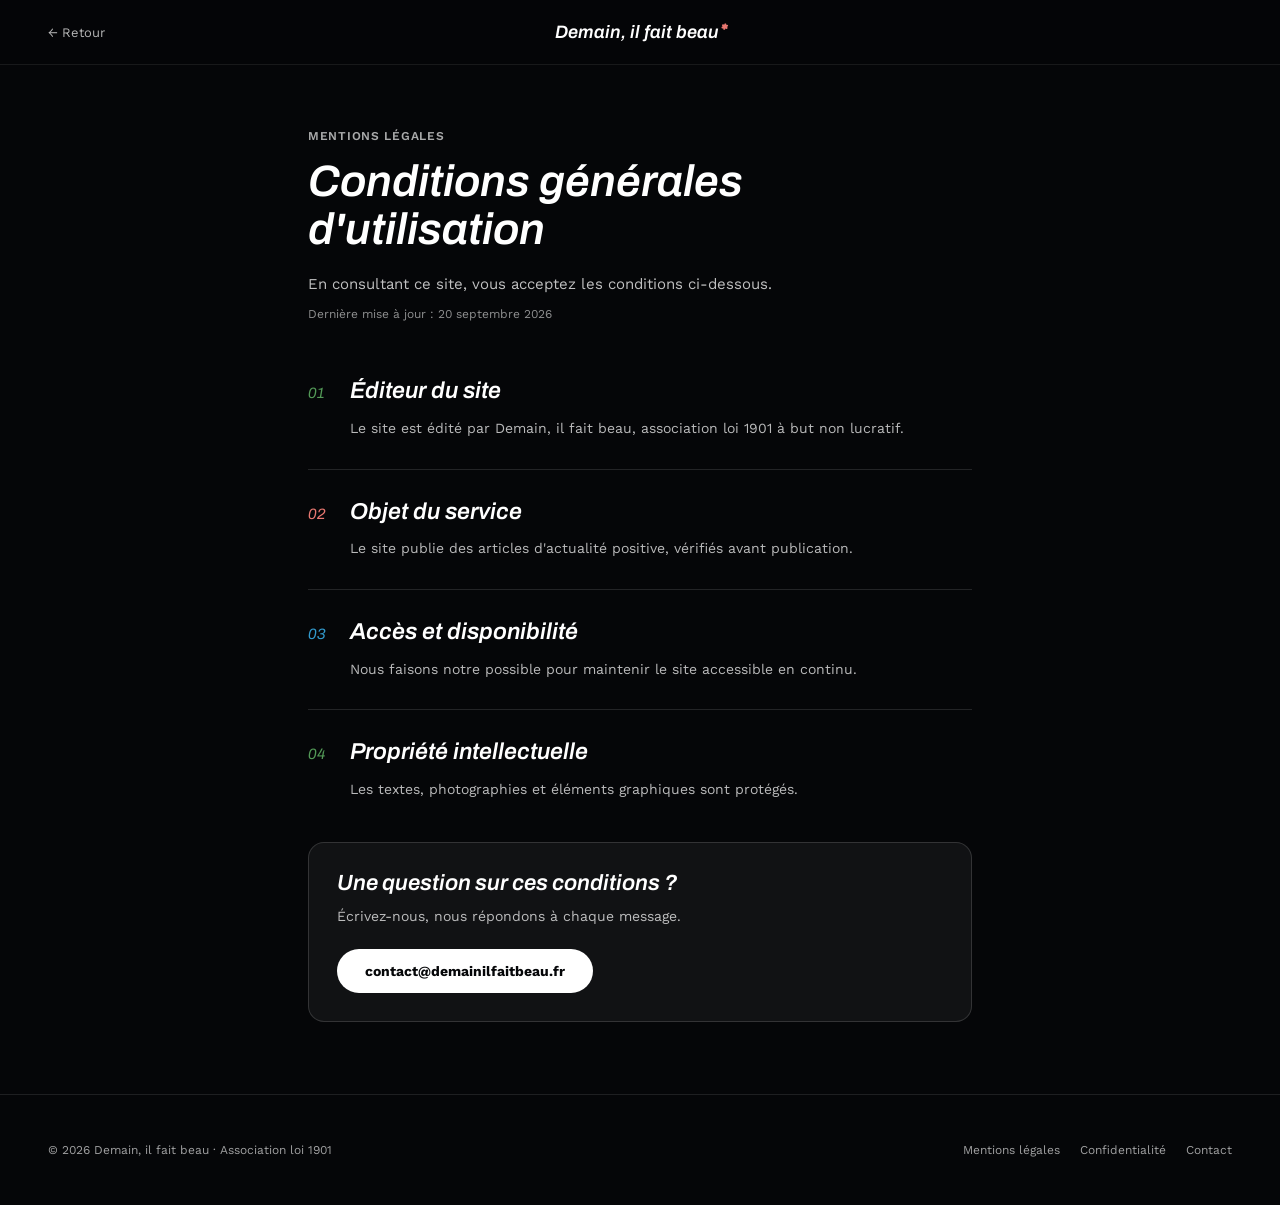
<file: cgu.html>
<!DOCTYPE html>
<html lang="fr">
<head>
<meta charset="utf-8">
<meta name="viewport" content="width=device-width, initial-scale=1">
<title>CGU · Aperçu</title>
<link href="https://fonts.googleapis.com/css2?family=Archivo:ital,wght@1,500;1,600;1,700&family=Instrument+Serif:ital@0;1&family=Work+Sans:wght@400;500;600;700&display=swap" rel="stylesheet">
<link rel="stylesheet" href="style.css">
</head>
<body class="dib-body">
<div id="dib-main">
  <div class="dib-subheader">
    <a href="index.html" class="dib-subheader__back">&larr; Retour</a>
    <div class="dib-subheader__logo">Demain, il fait beau<em>*</em></div>
    <div class="dib-subheader__spacer"></div>
  </div>

  <div class="dib-legal-hero">
    <div class="dib-legal-hero__eyebrow">Mentions légales</div>
    <h1 class="dib-legal-hero__title">Conditions générales d'utilisation</h1>
    <div class="dib-legal-hero__chapo">En consultant ce site, vous acceptez les conditions ci-dessous.</div>
    <div class="dib-legal-hero__date">Dernière mise à jour : 20 septembre 2026</div>
  </div>

  <div class="dib-legal-body">
    <h2>Éditeur du site</h2>
    <p>Le site est édité par Demain, il fait beau, association loi 1901 à but non lucratif.</p>
    <h2>Objet du service</h2>
    <p>Le site publie des articles d'actualité positive, vérifiés avant publication.</p>
    <h2>Accès et disponibilité</h2>
    <p>Nous faisons notre possible pour maintenir le site accessible en continu.</p>
    <h2>Propriété intellectuelle</h2>
    <p>Les textes, photographies et éléments graphiques sont protégés.</p>

    <div class="dib-legal-cta">
      <div class="dib-legal-cta__title">Une question sur ces conditions ?</div>
      <div class="dib-legal-cta__text">Écrivez-nous, nous répondons à chaque message.</div>
      <a href="mailto:contact@demainilfaitbeau.fr" class="dib-legal-cta__btn">contact@demainilfaitbeau.fr</a>
    </div>
  </div>

  <footer class="dib-footer" style="padding:48px var(--dib-margin-x);">
    <div class="dib-footer__bottom" style="border-top:none;padding-top:0;">
      <div>© 2026 Demain, il fait beau · Association loi 1901</div>
      <div class="dib-footer__links">
        <a href="cgu.html">Mentions légales</a>
        <a href="rgpd.html">Confidentialité</a>
        <a href="mailto:contact@demainilfaitbeau.fr">Contact</a>
      </div>
    </div>
  </footer>
</div>
<script src="site.js"></script>
</body>
</html>
</file>
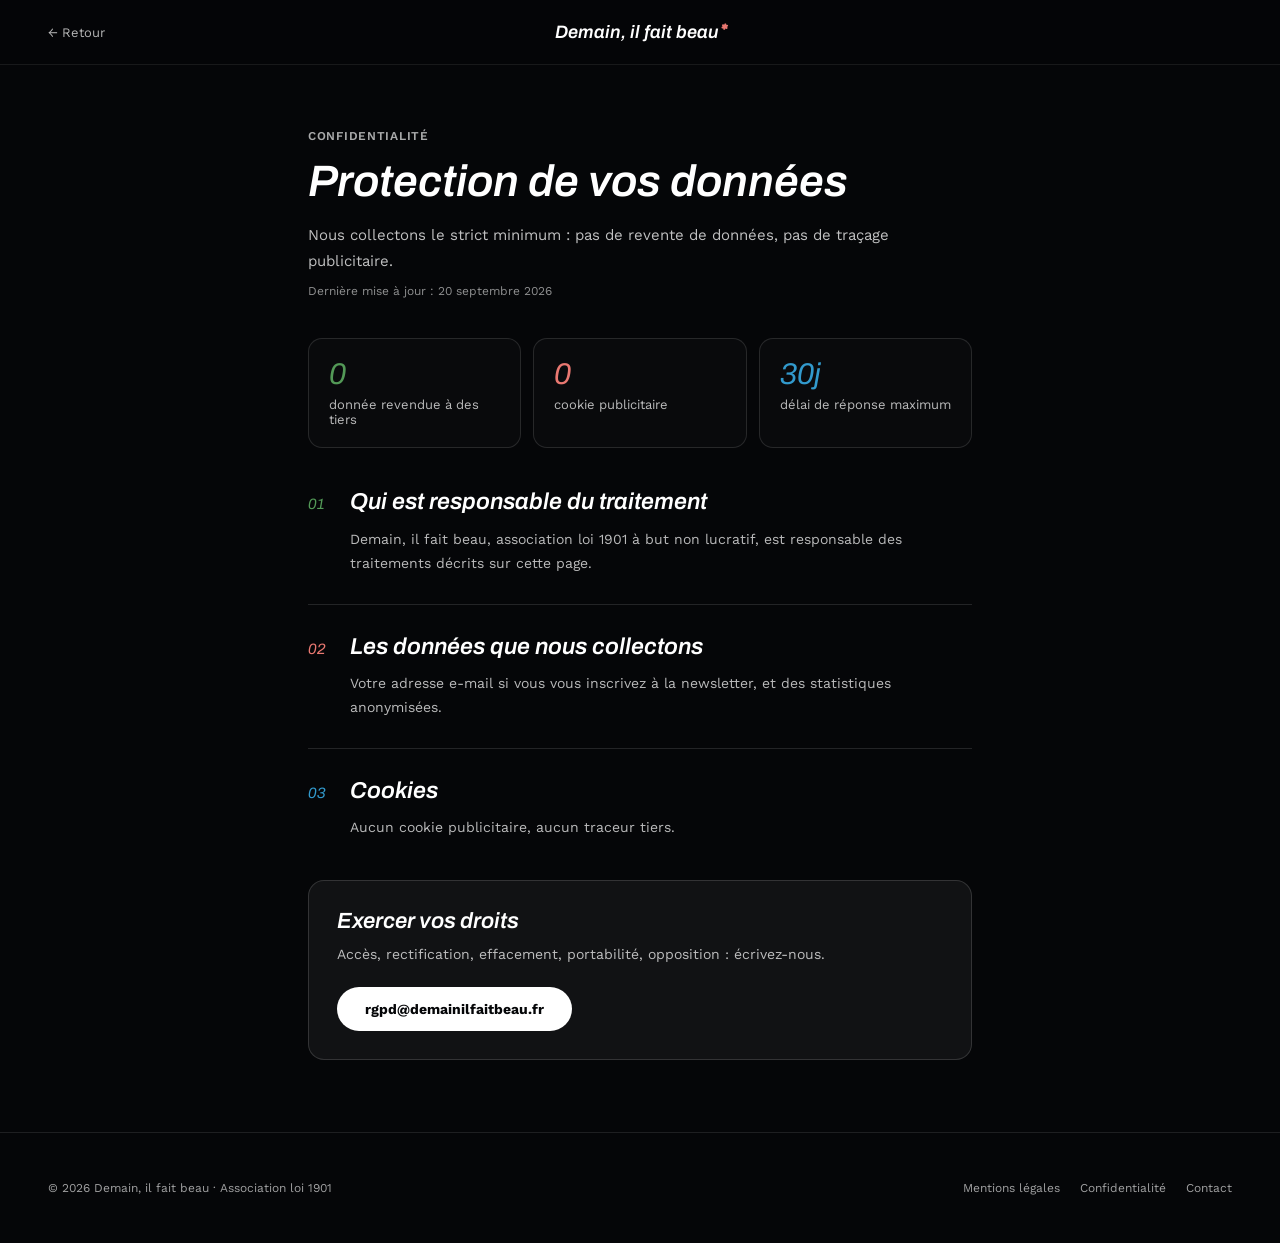
<file: rgpd.html>
<!DOCTYPE html>
<html lang="fr">
<head>
<meta charset="utf-8">
<meta name="viewport" content="width=device-width, initial-scale=1">
<title>RGPD · Aperçu</title>
<link href="https://fonts.googleapis.com/css2?family=Archivo:ital,wght@1,500;1,600;1,700&family=Instrument+Serif:ital@0;1&family=Work+Sans:wght@400;500;600;700&display=swap" rel="stylesheet">
<link rel="stylesheet" href="style.css">
</head>
<body class="dib-body">
<div id="dib-main">
  <div class="dib-subheader">
    <a href="index.html" class="dib-subheader__back">&larr; Retour</a>
    <div class="dib-subheader__logo">Demain, il fait beau<em>*</em></div>
    <div class="dib-subheader__spacer"></div>
  </div>

  <div class="dib-legal-hero">
    <div class="dib-legal-hero__eyebrow">Confidentialité</div>
    <h1 class="dib-legal-hero__title">Protection de vos données</h1>
    <div class="dib-legal-hero__chapo">Nous collectons le strict minimum : pas de revente de données, pas de traçage publicitaire.</div>
    <div class="dib-legal-hero__date">Dernière mise à jour : 20 septembre 2026</div>
  </div>

  <div class="dib-stats">
    <div class="dib-stat"><div class="dib-stat__number" style="color:var(--dib-green-hex)">0</div><div class="dib-stat__label">donnée revendue à des tiers</div></div>
    <div class="dib-stat"><div class="dib-stat__number" style="color:var(--dib-orange-hex)">0</div><div class="dib-stat__label">cookie publicitaire</div></div>
    <div class="dib-stat"><div class="dib-stat__number" style="color:var(--dib-blue-hex)">30j</div><div class="dib-stat__label">délai de réponse maximum</div></div>
  </div>

  <div class="dib-legal-body">
    <h2>Qui est responsable du traitement</h2>
    <p>Demain, il fait beau, association loi 1901 à but non lucratif, est responsable des traitements décrits sur cette page.</p>
    <h2>Les données que nous collectons</h2>
    <p>Votre adresse e-mail si vous vous inscrivez à la newsletter, et des statistiques anonymisées.</p>
    <h2>Cookies</h2>
    <p>Aucun cookie publicitaire, aucun traceur tiers.</p>

    <div class="dib-legal-cta">
      <div class="dib-legal-cta__title">Exercer vos droits</div>
      <div class="dib-legal-cta__text">Accès, rectification, effacement, portabilité, opposition : écrivez-nous.</div>
      <a href="mailto:rgpd@demainilfaitbeau.fr" class="dib-legal-cta__btn">rgpd@demainilfaitbeau.fr</a>
    </div>
  </div>

  <footer class="dib-footer" style="padding:48px var(--dib-margin-x);">
    <div class="dib-footer__bottom" style="border-top:none;padding-top:0;">
      <div>© 2026 Demain, il fait beau · Association loi 1901</div>
      <div class="dib-footer__links">
        <a href="cgu.html">Mentions légales</a>
        <a href="rgpd.html">Confidentialité</a>
        <a href="mailto:contact@demainilfaitbeau.fr">Contact</a>
      </div>
    </div>
  </footer>
</div>
<script src="site.js"></script>
</body>
</html>
</file>
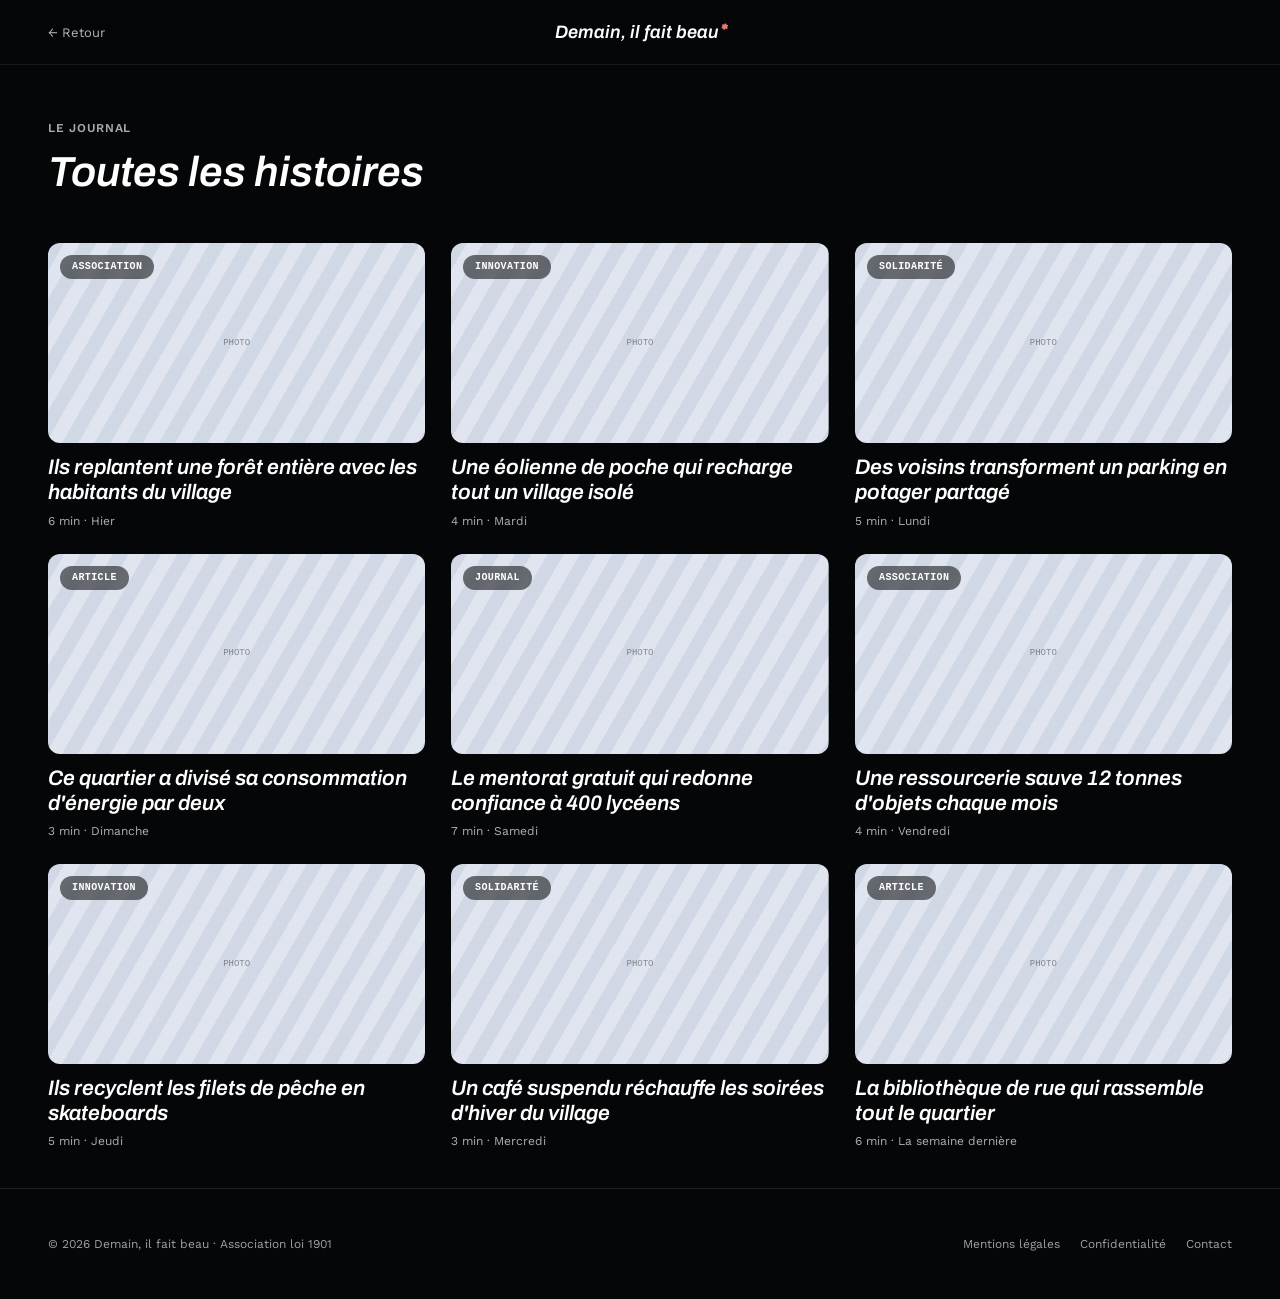
<file: toutes-les-histoires.html>
<!DOCTYPE html>
<html lang="fr">
<head>
<meta charset="utf-8">
<meta name="viewport" content="width=device-width, initial-scale=1">
<title>Toutes les histoires · Aperçu</title>
<link href="https://fonts.googleapis.com/css2?family=Archivo:ital,wght@1,500;1,600;1,700&family=Instrument+Serif:ital@0;1&family=Work+Sans:wght@400;500;600;700&display=swap" rel="stylesheet">
<link rel="stylesheet" href="style.css">
</head>
<body class="dib-body">
<div id="dib-main">
  <div class="dib-subheader">
    <a href="index.html" class="dib-subheader__back">&larr; Retour</a>
    <div class="dib-subheader__logo">Demain, il fait beau<em>*</em></div>
    <div class="dib-subheader__spacer"></div>
  </div>

  <div class="dib-list-hero">
    <div class="dib-list-hero__eyebrow">Le Journal</div>
    <h1 class="dib-list-hero__title">Toutes les histoires</h1>
  </div>

  <div class="dib-cards" id="cards"></div>

  <footer class="dib-footer" style="padding:48px var(--dib-margin-x);">
    <div class="dib-footer__bottom" style="border-top:none;padding-top:0;">
      <div>© 2026 Demain, il fait beau · Association loi 1901</div>
      <div class="dib-footer__links">
        <a href="cgu.html">Mentions légales</a>
        <a href="rgpd.html">Confidentialité</a>
        <a href="mailto:contact@demainilfaitbeau.fr">Contact</a>
      </div>
    </div>
  </footer>
</div>
<script>
var stories = [
  { cat: 'ASSOCIATION', title: "Ils replantent une forêt entière avec les habitants du village", meta: '6 min · Hier' },
  { cat: 'INNOVATION', title: "Une éolienne de poche qui recharge tout un village isolé", meta: '4 min · Mardi' },
  { cat: 'SOLIDARITÉ', title: "Des voisins transforment un parking en potager partagé", meta: '5 min · Lundi' },
  { cat: 'ARTICLE', title: "Ce quartier a divisé sa consommation d'énergie par deux", meta: '3 min · Dimanche' },
  { cat: 'JOURNAL', title: "Le mentorat gratuit qui redonne confiance à 400 lycéens", meta: '7 min · Samedi' },
  { cat: 'ASSOCIATION', title: "Une ressourcerie sauve 12 tonnes d'objets chaque mois", meta: '4 min · Vendredi' },
  { cat: 'INNOVATION', title: "Ils recyclent les filets de pêche en skateboards", meta: '5 min · Jeudi' },
  { cat: 'SOLIDARITÉ', title: "Un café suspendu réchauffe les soirées d'hiver du village", meta: '3 min · Mercredi' },
  { cat: 'ARTICLE', title: "La bibliothèque de rue qui rassemble tout le quartier", meta: '6 min · La semaine dernière' }
];
var wrap = document.getElementById('cards');
stories.forEach(function (s) {
  var a = document.createElement('a');
  a.className = 'dib-card';
  a.href = '#';
  a.innerHTML =
    '<div class="dib-card__media no-photo">PHOTO<span class="dib-card__badge">' + s.cat + '</span></div>' +
    '<div class="dib-card__title">' + s.title + '</div>' +
    '<div class="dib-card__meta">' + s.meta + '</div>';
  wrap.appendChild(a);
});
</script>
</body>
</html>
</file>
<file: style.css>
/*
Theme Name: Demain, il fait beau
Theme URI: https://demainilfaitbeau.fr
Author: Demain, il fait beau
Description: Thème sur-mesure pour le média positif "Demain, il fait beau". Recrée fidèlement les maquettes de la passation de design (accueil animé, liste des histoires, CGU, confidentialité, 404) et ajoute un back-office natif WordPress pour l'édition de contenu.
Version: 1.0.0
Requires at least: 6.4
Requires PHP: 7.4
License: GNU General Public License v2 or later
License URI: LICENSE
Text Domain: demain-il-fait-beau
*/

/* ==========================================================================
   1. Jetons de design (voir passation/README.md)
   ========================================================================== */
:root {
  --dib-bg: #050608;
  --dib-bg-alt: oklch(18% 0.015 265);
  --dib-ink: #ffffff;
  --dib-ink-secondary: rgba(255, 255, 255, .72);
  --dib-ink-tertiary: rgba(255, 255, 255, .62);
  --dib-border: rgba(255, 255, 255, .12);

  --dib-orange: oklch(70% 0.14 25);
  --dib-orange-hex: #e97871;
  --dib-blue: oklch(65% 0.12 235);
  --dib-blue-hex: #329acd;
  --dib-green: oklch(62% 0.12 145);
  --dib-green-hex: #539957;

  --dib-pill-bg: rgba(5, 6, 8, .55);

  --dib-font-title: 'Archivo', sans-serif;
  --dib-font-body: 'Work Sans', sans-serif;
  --dib-font-accent: 'Instrument Serif', serif;

  --dib-margin-x: 48px;
}

@media (max-width: 640px) {
  :root { --dib-margin-x: 20px; }
}

/* ==========================================================================
   2. Base
   ========================================================================== */
html { box-sizing: border-box; }
*, *::before, *::after { box-sizing: inherit; }

body.dib-body {
  margin: 0;
  background: var(--dib-bg);
  color: var(--dib-ink);
  font-family: var(--dib-font-body);
  -webkit-font-smoothing: antialiased;
}

/* :where() garde cette réinitialisation à spécificité nulle, pour que les
   boutons/liens avec une couleur explicite (ex. .dib-hero__cta) l'emportent
   toujours, quel que soit leur ordre dans la feuille de style. */
.dib-body :where(a) { color: inherit; text-decoration: none; }
.dib-body img, .dib-body video { max-width: 100%; }

.dib-body .nobar { scrollbar-width: none; -ms-overflow-style: none; }
.dib-body .nobar::-webkit-scrollbar { display: none; width: 0; height: 0; }

.dib-skip-link {
  position: absolute; left: -999px; top: 0; z-index: 200;
  background: #fff; color: #050608; padding: 12px 20px; border-radius: 0 0 8px 0;
  font-size: 13px; font-weight: 600;
}
.dib-skip-link:focus { left: 0; }

@keyframes mribbon { from { transform: translateX(0); } to { transform: translateX(-50%); } }
@keyframes mpulse {
  0%, 100% { box-shadow: 0 0 0 0 oklch(70% 0.14 25 / .55); }
  70% { box-shadow: 0 0 0 9px oklch(70% 0.14 25 / 0); }
}

/* ==========================================================================
   3. En-tête collant (pages secondaires)
   ========================================================================== */
.dib-subheader {
  position: sticky; top: 0; z-index: 10;
  display: flex; justify-content: space-between; align-items: center;
  padding: 20px var(--dib-margin-x);
  background: rgba(5, 6, 8, .85);
  backdrop-filter: blur(10px);
  border-bottom: 1px solid rgba(255, 255, 255, .08);
}
.dib-subheader__back {
  display: inline-flex; align-items: center; gap: 8px;
  font-size: 13px; color: rgba(255, 255, 255, .7);
  transition: color .2s ease;
}
.dib-subheader__back:hover { color: var(--dib-orange-hex); }
.dib-subheader__logo {
  font-family: var(--dib-font-title); font-style: italic; font-weight: 600; font-size: 18px;
}
.dib-subheader__logo em {
  font-family: var(--dib-font-accent); font-style: italic; color: var(--dib-orange-hex);
}
.dib-subheader__spacer { width: 56px; }

/* ==========================================================================
   4. Bandeau cookie
   ========================================================================== */
.dib-cookie {
  position: fixed; left: 20px; right: 20px; bottom: 20px; z-index: 90;
  display: flex; justify-content: center;
}
.dib-cookie[hidden] { display: none; }
.dib-cookie__box {
  display: flex; flex-wrap: wrap; align-items: center; gap: 18px;
  max-width: 760px; padding: 18px 22px; border-radius: 16px;
  background: rgba(5, 6, 8, .94); backdrop-filter: blur(12px);
  border: 1px solid rgba(255, 255, 255, .18);
  box-shadow: 0 18px 50px rgba(0, 0, 0, .45);
}
.dib-cookie__text { flex: 1; min-width: 260px; font-size: 13px; line-height: 1.55; color: rgba(255, 255, 255, .82); }
.dib-cookie__text a { color: #fff; text-decoration: underline; }
.dib-cookie__actions { display: flex; gap: 10px; }
.dib-btn-ghost {
  padding: 11px 20px; border-radius: 999px; border: 1px solid rgba(255, 255, 255, .28);
  color: #fff; background: transparent; font-size: 13px; font-weight: 600; cursor: pointer; white-space: nowrap;
  font-family: inherit;
}
.dib-btn-solid {
  padding: 11px 22px; border-radius: 999px; background: #fff; color: #050608;
  font-size: 13px; font-weight: 700; cursor: pointer; white-space: nowrap; border: none;
  font-family: inherit;
}

/* ==========================================================================
   5. Barre de progression + grain
   ========================================================================== */
.dib-progress {
  position: fixed; top: 0; left: 0; width: 100%; height: 3px; z-index: 70;
  background: linear-gradient(90deg, var(--dib-orange), var(--dib-blue), var(--dib-green));
  transform: scaleX(0); transform-origin: 0 50%; opacity: 0; pointer-events: none;
}
.dib-grain {
  position: fixed; inset: 0; z-index: 60; pointer-events: none;
  mix-blend-mode: overlay; opacity: .55;
  background-image: url('data:image/svg+xml,%3Csvg xmlns=%22http://www.w3.org/2000/svg%22 width=%22140%22 height=%22140%22%3E%3Cfilter id=%22n%22%3E%3CfeTurbulence type=%22fractalNoise%22 baseFrequency=%220.85%22 numOctaves=%222%22 stitchTiles=%22stitch%22/%3E%3C/filter%3E%3Crect width=%22100%25%22 height=%22100%25%22 filter=%22url(%23n)%22/%3E%3C/svg%3E');
}
.dib-grain[hidden] { display: none; }

/* ==========================================================================
   6. Hero (accueil)
   ========================================================================== */
.dib-hero-spacer { height: 100vh; }

.dib-hero {
  position: fixed; top: 0; left: 0; right: 0; height: 100vh; width: 100%;
  overflow: hidden; z-index: 10; background: #000;
}
.dib-hero__photo { position: absolute; inset: 0; transform-origin: 68% 55%; will-change: transform; background: #000; }
.dib-hero__video {
  position: absolute; inset: 0; width: 100%; height: 100%; object-fit: cover;
  opacity: 0; transition: opacity 1s ease;
}
.dib-hero__video.is-active { opacity: 1; }

.dib-hero__dots { position: absolute; left: var(--dib-margin-x); top: 84px; z-index: 3; display: flex; gap: 7px; }
.dib-hero__dot { width: 26px; height: 3px; border-radius: 2px; background: rgba(255, 255, 255, .3); transition: background .4s ease; }
.dib-hero__dot.is-active { background: #fff; }

.dib-hero__veil-1 {
  position: absolute; inset: 0; z-index: 2; pointer-events: none;
  background: linear-gradient(180deg, rgba(10, 6, 6, .5) 0%, rgba(10, 6, 6, .3) 35%, rgba(8, 5, 5, .5) 100%);
}
.dib-hero__veil-2 {
  position: absolute; inset: 0; z-index: 2; pointer-events: none;
  background: radial-gradient(70% 55% at 50% 50%, rgba(6, 4, 4, .55) 0%, rgba(6, 4, 4, .15) 60%, rgba(6, 4, 4, 0) 100%);
}
.dib-hero__dark { position: absolute; inset: 0; background: oklch(20% 0.01 90); opacity: 0; z-index: 2; pointer-events: none; }

.dib-hero__nav { position: absolute; top: 28px; left: 32px; right: 32px; display: flex; justify-content: space-between; align-items: center; z-index: 3; }
.dib-pill {
  display: inline-flex; align-items: center; gap: 8px; padding: 9px 18px;
  border-radius: 999px; backdrop-filter: blur(8px); border: 1px solid rgba(255, 255, 255, .18);
  font-size: 13px; font-weight: 600; cursor: pointer; transition: all .2s ease;
  background: var(--dib-pill-bg); color: #fff;
}
.dib-pill:hover { background: rgba(5, 6, 8, .75); }
.dib-pill__dot { width: 7px; height: 7px; border-radius: 50%; background: var(--dib-blue); }

.dib-hero__center { position: absolute; left: var(--dib-margin-x); right: var(--dib-margin-x); top: 50%; transform: translateY(-50%); z-index: 3; }
.dib-hero__text { display: flex; flex-direction: column; align-items: center; text-align: center; will-change: transform; }
.dib-hero__title {
  font-family: var(--dib-font-title); font-style: italic; font-weight: 600;
  font-size: var(--dib-hero-title-size, 76px);
  line-height: .98; letter-spacing: -.01em; margin-bottom: 20px; color: #fff;
  text-shadow: 0 2px 40px rgba(0, 0, 0, .55), 0 1px 6px rgba(0, 0, 0, .4);
  white-space: nowrap;
}
@media (max-width: 640px) { .dib-hero__title { white-space: normal; font-size: min(var(--dib-hero-title-size, 76px), 13vw) !important; } }
.dib-hero__title .dib-asterisk { font-family: var(--dib-font-accent); font-style: italic; font-size: 40px; vertical-align: top; color: var(--dib-orange); }
.dib-hero__desc { max-width: 440px; font-size: 15px; line-height: 1.6; color: #fff; margin-bottom: 28px; text-shadow: 0 1px 16px rgba(0, 0, 0, .6), 0 1px 4px rgba(0, 0, 0, .5); }
.dib-hero__cta {
  display: inline-flex; align-items: center; padding: 14px 28px; border-radius: 999px;
  white-space: nowrap; font-size: 14px; font-weight: 600; box-shadow: 0 6px 24px rgba(0, 0, 0, .3);
  background: #fff; color: oklch(20% 0.01 90);
}
.dib-hero__cta.is-accent { background: var(--dib-orange); color: #fff; }

.dib-hero__scroll { position: absolute; left: 50%; bottom: 20px; transform: translateX(-50%); z-index: 3; display: flex; flex-direction: column; align-items: center; gap: 6px; }
.dib-hero__scroll-line { width: 1px; height: 34px; background: rgba(255, 255, 255, .5); }
.dib-hero__scroll-label { font-size: 10px; letter-spacing: .08em; color: rgba(255, 255, 255, .6); text-transform: uppercase; }

/* ==========================================================================
   7. Grille d'articles (accueil)
   ========================================================================== */
.dib-grid-zone { position: relative; z-index: 1; }
.dib-grid { display: grid; grid-template-columns: repeat(auto-fit, minmax(300px, 1fr)); gap: 0; }
.dib-tile { position: relative; display: block; overflow: hidden; background: #0b0d12; aspect-ratio: 4 / 3; cursor: pointer; }
.dib-tile__img {
  position: absolute; inset: 0; will-change: transform;
  background-size: cover; background-position: center;
}
.dib-tile__img.no-photo {
  background-image: repeating-linear-gradient(120deg, oklch(30% 0.05 var(--h, 145)), oklch(30% 0.05 var(--h, 145)) 18px, oklch(26% 0.04 var(--h, 145)) 18px, oklch(26% 0.04 var(--h, 145)) 36px);
}
.dib-tile__veil { position: absolute; inset: 0; pointer-events: none; background: linear-gradient(180deg, rgba(5, 6, 8, .05) 0%, rgba(5, 6, 8, .3) 45%, rgba(5, 6, 8, .85) 100%); }
.dib-tile__tint { position: absolute; inset: 0; opacity: 0; mix-blend-mode: soft-light; pointer-events: none; }
.dib-tile__body { position: absolute; inset: 0; display: flex; flex-direction: column; justify-content: flex-end; padding: 26px; z-index: 2; }
.dib-tile__cat { display: flex; align-items: center; gap: 7px; margin-bottom: 10px; }
.dib-tile__cat-dot { width: 7px; height: 7px; border-radius: 50%; }
.dib-tile__cat-label { font-size: 10px; font-weight: 700; letter-spacing: .09em; color: #fff; text-transform: uppercase; }
.dib-tile__title {
  font-family: var(--dib-font-title); font-style: italic; font-weight: 600; font-size: 23px;
  line-height: 1.12; color: #fff; text-shadow: 0 1px 20px rgba(0, 0, 0, .5); will-change: transform;
}
.dib-tile__rule { position: absolute; left: 26px; right: 26px; bottom: 18px; height: 1px; transform: scaleX(0); transform-origin: 0 50%; z-index: 2; }

/* ==========================================================================
   8. Pied de page
   ========================================================================== */
.dib-footer {
  position: relative; z-index: 1; background: var(--dib-bg); color: #fff;
  padding: 64px var(--dib-margin-x) 40px; border-top: 1px solid rgba(255, 255, 255, .1);
}
.dib-footer__top { display: flex; flex-wrap: wrap; justify-content: space-between; gap: 40px; margin-bottom: 48px; }
.dib-footer__brand { max-width: 320px; }
.dib-footer__logo { font-family: var(--dib-font-title); font-style: italic; font-weight: 600; font-size: 26px; margin-bottom: 14px; }
.dib-footer__logo em { font-family: var(--dib-font-accent); font-style: normal; color: var(--dib-orange); }
.dib-footer__tagline { font-size: 13px; line-height: 1.6; color: var(--dib-ink-secondary); }
.dib-footer__follow-label { font-size: 11px; font-weight: 600; letter-spacing: .08em; text-transform: uppercase; color: rgba(255, 255, 255, .66); margin-bottom: 16px; }
.dib-footer__socials { display: flex; gap: 12px; flex-wrap: wrap; }
.dib-social {
  display: flex; align-items: center; gap: 9px; padding: 11px 18px 11px 11px; border-radius: 999px;
  border: 1px solid rgba(255, 255, 255, .22); font-size: 13px; font-weight: 600; transition: background .2s ease;
}
.dib-social:hover { background: rgba(255, 255, 255, .08); }
.dib-social__badge { width: 26px; height: 26px; border-radius: 7px; display: flex; align-items: center; justify-content: center; font-size: 10px; font-weight: 700; }
.dib-footer__bottom {
  display: flex; flex-wrap: wrap; justify-content: space-between; gap: 16px; padding-top: 24px;
  border-top: 1px solid rgba(255, 255, 255, .12); font-size: 12px; color: var(--dib-ink-tertiary);
}
.dib-footer__links { display: flex; gap: 20px; flex-wrap: wrap; }
.dib-footer__links a:hover { color: var(--dib-orange-hex); }

/* ==========================================================================
   9. Page "Toutes les histoires"
   ========================================================================== */
.dib-list-hero { padding: 56px var(--dib-margin-x) 24px; }
.dib-list-hero__eyebrow { font-size: 12px; font-weight: 600; letter-spacing: .06em; text-transform: uppercase; color: rgba(255, 255, 255, .66); margin-bottom: 14px; }
.dib-list-hero__title { font-family: var(--dib-font-title); font-style: italic; font-weight: 600; font-size: 42px; line-height: 1.1; margin: 0; }

.dib-cards { display: grid; grid-template-columns: repeat(auto-fill, minmax(300px, 1fr)); gap: 26px; padding: 24px var(--dib-margin-x) 40px; }
.dib-card { display: flex; flex-direction: column; cursor: pointer; transition: opacity .2s ease; }
.dib-card:hover { opacity: .85; }
.dib-card__media { height: 200px; border-radius: 12px; overflow: hidden; position: relative; margin-bottom: 12px; background-size: cover; background-position: center; }
.dib-card__media.no-photo {
  display: flex; align-items: center; justify-content: center;
  font: 9px/1.4 ui-monospace, Menlo, monospace; color: rgba(0, 0, 0, .4);
  background-image: repeating-linear-gradient(120deg, oklch(88% 0.02 265), oklch(88% 0.02 265) 14px, oklch(92% 0.015 265) 14px, oklch(92% 0.015 265) 28px);
}
.dib-card__badge { position: absolute; top: 12px; left: 12px; padding: 5px 12px; border-radius: 999px; background: rgba(5, 6, 8, .55); backdrop-filter: blur(4px); font-size: 10px; font-weight: 700; letter-spacing: .04em; color: #fff; text-transform: uppercase; }
.dib-card__title { font-family: var(--dib-font-title); font-style: italic; font-weight: 600; font-size: 21px; line-height: 1.2; margin-bottom: 8px; }
.dib-card__meta { font-size: 12px; color: rgba(255, 255, 255, .68); }

.dib-pagination { display: flex; justify-content: space-between; gap: 16px; padding: 0 var(--dib-margin-x) 56px; font-size: 13px; }
.dib-pagination a { color: rgba(255, 255, 255, .75); }
.dib-pagination a:hover { color: var(--dib-orange-hex); }

/* ==========================================================================
   10. Pages légales (CGU / RGPD)
   ========================================================================== */
.dib-legal-hero { max-width: 760px; margin: 0 auto; padding: 64px var(--dib-margin-x) 40px; }
.dib-legal-hero__eyebrow { font-size: 12px; font-weight: 600; letter-spacing: .06em; text-transform: uppercase; color: rgba(255, 255, 255, .66); margin-bottom: 14px; }
.dib-legal-hero__title { font-family: var(--dib-font-title); font-style: italic; font-weight: 600; font-size: 44px; line-height: 1.1; margin: 0 0 18px; }
.dib-legal-hero__chapo { font-size: 15px; line-height: 1.7; color: rgba(255, 255, 255, .75); margin-bottom: 10px; }
.dib-legal-hero__date { font-size: 12px; color: rgba(255, 255, 255, .55); }

.dib-stats { max-width: 760px; margin: 0 auto; padding: 0 var(--dib-margin-x) 24px; display: flex; flex-wrap: wrap; gap: 12px; }
.dib-stat { flex: 1; min-width: 200px; padding: 20px; border-radius: 14px; border: 1px solid rgba(255, 255, 255, .12); background: rgba(255, 255, 255, .02); }
.dib-stat__number { font-family: var(--dib-font-title); font-style: italic; font-size: 30px; line-height: 1; margin-bottom: 8px; }
.dib-stat__label { font-size: 13px; color: rgba(255, 255, 255, .72); }

.dib-legal-body { max-width: 760px; margin: 0 auto; padding: 16px var(--dib-margin-x) 72px; }
.dib-legal-body :first-child { margin-top: 0; padding-top: 0; border-top: none; }
.dib-legal-body h2 {
  counter-increment: dib-section;
  font-family: var(--dib-font-title); font-style: italic; font-weight: 600; font-size: 23px; line-height: 1.2;
  margin: 0; padding-top: 28px; border-top: 1px solid rgba(255, 255, 255, .12);
  display: flex; align-items: baseline; gap: 14px;
}
.dib-legal-body h2::before {
  content: counter(dib-section, decimal-leading-zero);
  font-family: var(--dib-font-title); font-style: italic; font-weight: 400; font-size: 15px; min-width: 28px;
  color: var(--dib-green-hex);
}
.dib-legal-body h2:nth-of-type(3n+2)::before { color: var(--dib-orange-hex); }
.dib-legal-body h2:nth-of-type(3n)::before { color: var(--dib-blue-hex); }
.dib-legal-body p { font-size: 14px; line-height: 1.7; color: rgba(255, 255, 255, .72); padding-left: 42px; margin: 12px 0 28px; }

.dib-legal-cta { margin-top: 40px; padding: 28px; border-radius: 16px; background: rgba(255, 255, 255, .05); border: 1px solid rgba(255, 255, 255, .14); }
.dib-legal-cta__title { font-family: var(--dib-font-title); font-style: italic; font-weight: 600; font-size: 22px; margin-bottom: 10px; }
.dib-legal-cta__text { font-size: 14px; line-height: 1.7; color: rgba(255, 255, 255, .72); margin-bottom: 20px; }
.dib-legal-cta__btn { display: inline-flex; align-items: center; padding: 14px 28px; border-radius: 999px; background: #fff; color: #050608; font-size: 14px; font-weight: 700; }

/* ==========================================================================
   11. 404
   ========================================================================== */
.dib-404-header { display: flex; justify-content: center; align-items: center; padding: 24px var(--dib-margin-x); border-bottom: 1px solid rgba(255, 255, 255, .08); }
.dib-404-main {
  flex: 1; display: flex; flex-direction: column; justify-content: center; align-items: center; text-align: center;
  padding: 80px var(--dib-margin-x); position: relative; overflow: hidden; min-height: 60vh;
}
.dib-404-main::before {
  content: ''; position: absolute; inset: 0; pointer-events: none;
  background: radial-gradient(90% 70% at 50% 40%, oklch(26% 0.04 265 / .8) 0%, #050608 70%);
}
.dib-404-content { position: relative; max-width: 520px; }
.dib-404-code { font-family: var(--dib-font-title); font-style: italic; font-weight: 600; font-size: 120px; line-height: 1; margin-bottom: 8px; color: var(--dib-orange); }
.dib-404-title { font-family: var(--dib-font-title); font-style: italic; font-weight: 600; font-size: 34px; line-height: 1.15; margin: 0 0 16px; }
.dib-404-text { font-size: 15px; line-height: 1.7; color: rgba(255, 255, 255, .75); margin-bottom: 32px; }
.dib-404-actions { display: flex; gap: 12px; justify-content: center; flex-wrap: wrap; }
.dib-btn-outline { display: inline-flex; align-items: center; padding: 14px 28px; border-radius: 999px; border: 1px solid rgba(255, 255, 255, .25); font-size: 14px; font-weight: 600; }
.dib-btn-white { display: inline-flex; align-items: center; padding: 14px 28px; border-radius: 999px; background: #fff; color: #050608; font-size: 14px; font-weight: 700; }

/* ==========================================================================
   12. Article (page de lecture)
   ========================================================================== */
.dib-article-hero { max-width: 760px; margin: 0 auto; padding: 48px var(--dib-margin-x) 32px; }
.dib-article-hero__cat { display: inline-flex; align-items: center; gap: 7px; margin-bottom: 16px; font-size: 10px; font-weight: 700; letter-spacing: .09em; text-transform: uppercase; }
.dib-article-hero__cat-dot { width: 7px; height: 7px; border-radius: 50%; }
.dib-article-hero__title { font-family: var(--dib-font-title); font-style: italic; font-weight: 600; font-size: 40px; line-height: 1.12; margin: 0 0 16px; }
.dib-article-hero__meta { font-size: 13px; color: rgba(255, 255, 255, .62); }
.dib-article-media { max-width: 960px; margin: 0 auto; padding: 0 var(--dib-margin-x) 40px; }
.dib-article-media img { width: 100%; border-radius: 16px; display: block; aspect-ratio: 16/9; object-fit: cover; }
.dib-article-body { max-width: 700px; margin: 0 auto; padding: 0 var(--dib-margin-x) 72px; font-size: 16px; line-height: 1.75; color: rgba(255, 255, 255, .85); }
.dib-article-body p { margin: 0 0 22px; }
.dib-article-body h2 { font-family: var(--dib-font-title); font-style: italic; font-weight: 600; font-size: 26px; margin: 40px 0 16px; }
.dib-article-body a { text-decoration: underline; }
.dib-article-body a:hover { color: var(--dib-orange-hex); }
.dib-article-body figure { margin: 32px 0; }
.dib-article-body img { max-width: 100%; border-radius: 12px; }

/* ==========================================================================
   13. Accessibilité / focus
   ========================================================================== */
.dib-body a:focus-visible,
.dib-body button:focus-visible,
.dib-body [tabindex]:focus-visible {
  outline: 2px solid #fff; outline-offset: 2px;
}
</file>
